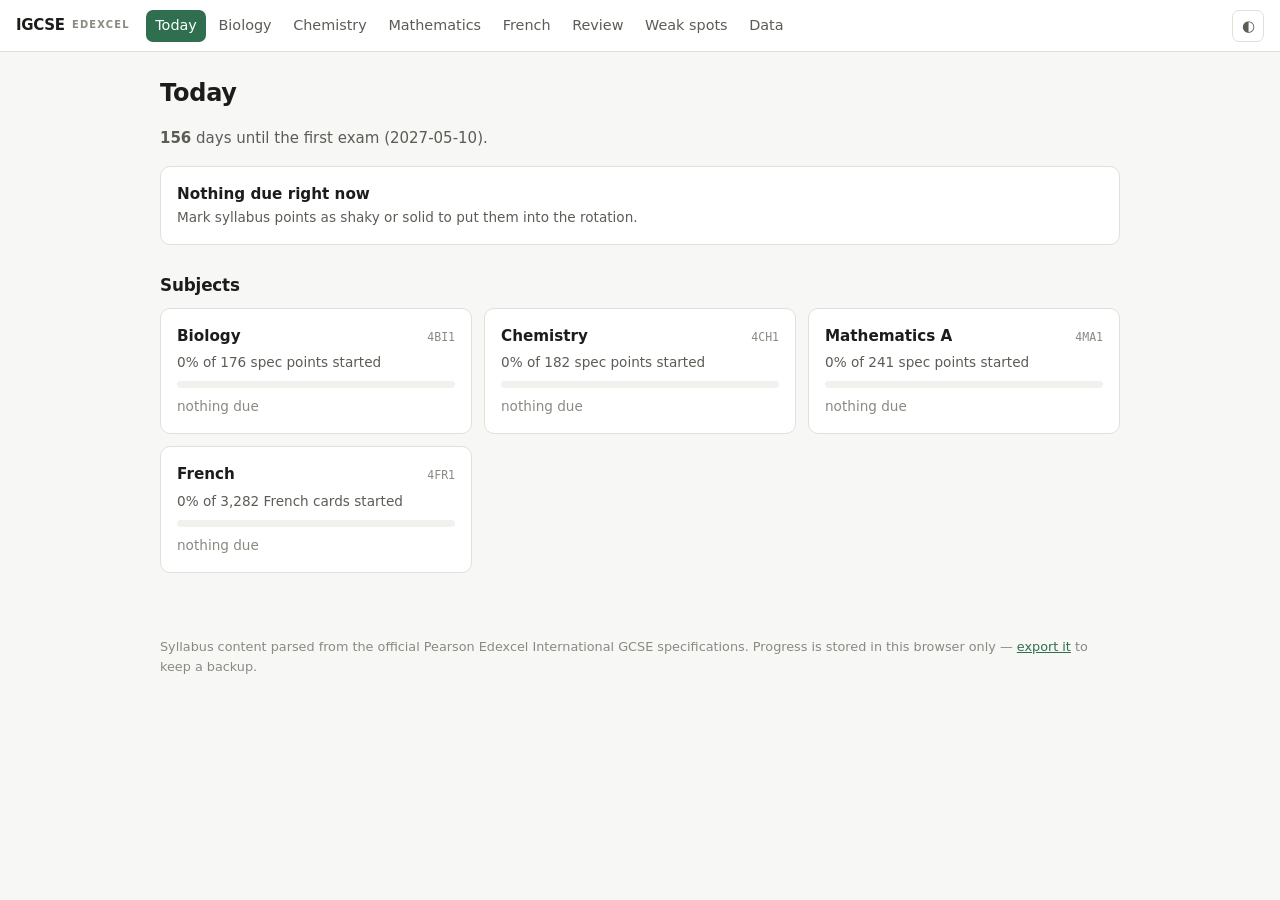
<file: index.html>
<!doctype html>
<html lang="en">
<head>
<meta charset="utf-8">
<meta name="viewport" content="width=device-width, initial-scale=1, viewport-fit=cover">
<title>IGCSE Edexcel Study</title>
<meta name="apple-mobile-web-app-capable" content="yes">
<meta name="apple-mobile-web-app-title" content="IGCSE">
<link rel="apple-touch-icon" href="assets/icon-180.png">
<link rel="icon" href="data:image/svg+xml,%3Csvg xmlns=%27http://www.w3.org/2000/svg%27 viewBox=%270 0 32 32%27%3E%3Crect width=%2732%27 height=%2732%27 rx=%277%27 fill=%27%232f6f4f%27/%3E%3Ctext x=%2716%27 y=%2723%27 font-family=%27sans-serif%27 font-size=%2718%27 font-weight=%27bold%27 fill=%27white%27 text-anchor=%27middle%27%3EI%3C/text%3E%3C/svg%3E">
<link rel="stylesheet" href="assets/app.css">
</head>
<body>
<header class="topbar">
  <a class="brand" href="#/today">IGCSE<span>Edexcel</span></a>
  <nav id="nav"></nav>
  <button id="theme-toggle" class="icon-btn" title="Toggle theme" aria-label="Toggle theme">◐</button>
</header>

<main id="view" tabindex="-1"></main>

<footer class="foot">
  Syllabus content parsed from the official Pearson Edexcel International GCSE
  specifications. Progress is stored in this browser only —
  <a href="#/data">export it</a> to keep a backup.
</footer>

<!-- Classic scripts, in dependency order: works from file:// as well as a web server. -->
<script src="data/biology.js"></script>
<script src="data/chemistry.js"></script>
<script src="data/maths.js"></script>
<script src="data/french.js"></script>
<script src="data/french_sentences.js"></script>
<script src="data/french_audio.js"></script>
<script src="data/french_grammar.js"></script>
<script src="data/french_verbs.js"></script>
<script src="assets/match.js"></script>
<script src="assets/speech.js"></script>
<script src="assets/srs.js"></script>
<script src="assets/store.js"></script>
<script src="assets/app.js"></script>
</body>
</html>
</file>
<file: assets/app.css>
/* ---------- tokens ---------- */
:root {
  --bg: #f7f7f5;
  --panel: #ffffff;
  --panel-2: #f1f1ee;
  --ink: #1c1c1a;
  --ink-soft: #5c5c56;
  --ink-faint: #8a8a82;
  --line: #e1e1db;
  --accent: #2f6f4f;
  --accent-ink: #ffffff;
  --shaky: #b8762b;
  --solid: #2f6f4f;
  --danger: #a4352b;
  --radius: 10px;
  --mono: ui-monospace, SFMono-Regular, Menlo, Consolas, monospace;
  --sans: ui-sans-serif, system-ui, -apple-system, "Segoe UI", Roboto, sans-serif;
}
:root[data-theme="dark"], :root:not([data-theme="light"]) {
  color-scheme: light;
}
@media (prefers-color-scheme: dark) {
  :root:not([data-theme="light"]) {
    --bg: #16171a; --panel: #1e2024; --panel-2: #25282d; --ink: #e9e9e4;
    --ink-soft: #a9aca6; --ink-faint: #7b7f79; --line: #32363c;
    --accent: #5fae83; --accent-ink: #10231a; --shaky: #d69a4e; --solid: #5fae83;
    --danger: #e0776a; color-scheme: dark;
  }
}
:root[data-theme="dark"] {
  --bg: #16171a; --panel: #1e2024; --panel-2: #25282d; --ink: #e9e9e4;
  --ink-soft: #a9aca6; --ink-faint: #7b7f79; --line: #32363c;
  --accent: #5fae83; --accent-ink: #10231a; --shaky: #d69a4e; --solid: #5fae83;
  --danger: #e0776a; color-scheme: dark;
}

/* ---------- base ---------- */
* { box-sizing: border-box; }
body {
  margin: 0; background: var(--bg); color: var(--ink);
  font: 15px/1.55 var(--sans);
  -webkit-text-size-adjust: 100%;
}
a { color: var(--accent); }
h1 { font-size: 1.5rem; margin: 0 0 .2em; letter-spacing: -.01em; }
h2 { font-size: 1.05rem; margin: 1.6em 0 .6em; letter-spacing: -.01em; }
h3 { font-size: .95rem; margin: 0; }
.muted { color: var(--ink-soft); }
.faint { color: var(--ink-faint); }
.small { font-size: .85rem; }
.mono { font-family: var(--mono); }

/* ---------- chrome ---------- */
.topbar {
  display: flex; align-items: center; gap: 1rem; flex-wrap: wrap;
  padding: .6rem 1rem; background: var(--panel);
  border-bottom: 1px solid var(--line); position: sticky; top: env(safe-area-inset-top, 0px); z-index: 20;
}
.brand { font-weight: 650; text-decoration: none; color: var(--ink); letter-spacing: -.02em; }
.brand span {
  font: 600 .62rem/1 var(--sans); letter-spacing: .12em; text-transform: uppercase;
  color: var(--ink-faint); margin-left: .45rem; vertical-align: 2px;
}
#nav { display: flex; gap: .15rem; flex-wrap: wrap; margin-right: auto; }
#nav a {
  padding: .3rem .6rem; border-radius: 7px; text-decoration: none;
  color: var(--ink-soft); font-size: .9rem; white-space: nowrap;
}
#nav a:hover { background: var(--panel-2); color: var(--ink); }
#nav a.on { background: var(--accent); color: var(--accent-ink); }
#nav .badge {
  display: inline-block; min-width: 1.15em; padding: 0 .3em; margin-left: .35em;
  border-radius: 999px; background: var(--shaky); color: #fff;
  font: 600 .7rem/1.5 var(--sans); text-align: center;
}
#nav a.on .badge { background: var(--accent-ink); color: var(--accent); }
.icon-btn {
  background: none; border: 1px solid var(--line); color: var(--ink-soft);
  border-radius: 7px; width: 2rem; height: 2rem; cursor: pointer; font-size: .95rem;
}
.icon-btn:hover { background: var(--panel-2); color: var(--ink); }

main { max-width: 62rem; margin: 0 auto; padding: 1.4rem 1rem 4rem; outline: none; }
.foot {
  max-width: 62rem; margin: 0 auto; padding: 0 1rem 3rem;
  color: var(--ink-faint); font-size: .8rem;
}

/* ---------- panels ---------- */
.panel {
  background: var(--panel); border: 1px solid var(--line);
  border-radius: var(--radius); padding: 1rem;
}
.grid { display: grid; gap: .75rem; grid-template-columns: repeat(auto-fit, minmax(15rem, 1fr)); }
.row { display: flex; gap: .5rem; align-items: center; flex-wrap: wrap; }
.spread { display: flex; gap: .75rem; align-items: baseline; justify-content: space-between; }

.subject-card { display: block; text-decoration: none; color: inherit; }
.subject-card:hover { border-color: var(--accent); }
.subject-card .code { font: .72rem/1 var(--mono); color: var(--ink-faint); }

/* ---------- progress ---------- */
.bar { height: 7px; border-radius: 999px; background: var(--panel-2); overflow: hidden; display: flex; }
.bar i { display: block; height: 100%; }
.bar .solid { background: var(--solid); }
.bar .shaky { background: var(--shaky); }
.legend { display: flex; gap: .9rem; font-size: .78rem; color: var(--ink-soft); }
.legend b { font-weight: 600; }
.dot { display: inline-block; width: .55em; height: .55em; border-radius: 50%; margin-right: .35em; }
.dot.solid { background: var(--solid); }
.dot.shaky { background: var(--shaky); }
.dot.new { background: var(--line); }

/* ---------- syllabus tree ---------- */
details.topic { border: 1px solid var(--line); border-radius: var(--radius); background: var(--panel); margin-bottom: .6rem; }
details.topic > summary {
  cursor: pointer; padding: .7rem .9rem; list-style: none; display: flex;
  gap: .75rem; align-items: center;
}
details.topic > summary::-webkit-details-marker { display: none; }
details.topic > summary::before { content: "▸"; color: var(--ink-faint); font-size: .8rem; }
details.topic[open] > summary::before { content: "▾"; }
details.topic > summary .t { font-weight: 600; flex: 1; }
details.topic > summary .n { font-family: var(--mono); font-size: .78rem; color: var(--ink-faint); }
.topic-body { padding: 0 .9rem .8rem; }
.subtopic { border-top: 1px solid var(--line); padding-top: .7rem; margin-top: .7rem; }
.subtopic > h3 { font-size: .88rem; color: var(--ink-soft); margin-bottom: .5rem; }
.subtopic > h3 .tag { margin-left: .4rem; }

.point { display: flex; gap: .6rem; padding: .3rem 0; align-items: flex-start; }
.point .ref {
  font-family: var(--mono); font-size: .74rem; color: var(--ink-faint);
  min-width: 3.4rem; padding-top: .2rem;
}
.point .body { flex: 1; min-width: 0; }
.point .bullets { margin: .2rem 0 0; padding-left: 1.1rem; color: var(--ink-soft); font-size: .88rem; }
.point.is-shaky .body > .txt { color: var(--shaky); }
.point.is-solid .body > .txt { color: var(--ink-faint); }

.tag {
  display: inline-block; padding: 0 .38em; border-radius: 4px; border: 1px solid var(--line);
  font: 600 .66rem/1.5 var(--sans); color: var(--ink-faint); vertical-align: 1px;
  text-transform: uppercase; letter-spacing: .04em;
}
.tag.p2 { color: var(--shaky); border-color: var(--shaky); }
.tag.prac { color: var(--accent); border-color: var(--accent); }
.tag.higher { color: var(--danger); border-color: var(--danger); }

/* ---------- controls ---------- */
.seg { display: inline-flex; border: 1px solid var(--line); border-radius: 7px; overflow: hidden; }
.seg button {
  border: 0; background: var(--panel); color: var(--ink-soft); cursor: pointer;
  padding: .18rem .5rem; font: 600 .74rem/1.6 var(--sans); border-right: 1px solid var(--line);
}
.seg button:last-child { border-right: 0; }
.seg button:hover { background: var(--panel-2); }
.seg button[aria-pressed="true"] { background: var(--accent); color: var(--accent-ink); }
.seg button[aria-pressed="true"].w-shaky { background: var(--shaky); color: #fff; }

button.btn, a.btn {
  display: inline-block; border: 1px solid var(--line); background: var(--panel);
  color: var(--ink); border-radius: 8px; padding: .42rem .8rem; cursor: pointer;
  font: 500 .88rem/1.4 var(--sans); text-decoration: none;
}
button.btn:hover, a.btn:hover { background: var(--panel-2); }
button.btn.primary, a.btn.primary { background: var(--accent); border-color: var(--accent); color: var(--accent-ink); }
button.btn:disabled { opacity: .45; cursor: default; }
select, input[type="text"], input[type="date"], input[type="number"], textarea {
  background: var(--panel); color: var(--ink); border: 1px solid var(--line);
  border-radius: 7px; padding: .35rem .5rem; font: inherit; font-size: .88rem;
}
textarea { width: 100%; font-family: var(--mono); font-size: .78rem; }

/* ---------- review ---------- */
.review { max-width: 42rem; margin: 0 auto; }
.card {
  background: var(--panel); border: 1px solid var(--line); border-radius: var(--radius);
  padding: 1.6rem 1.4rem; min-height: 11rem; display: flex; flex-direction: column;
  justify-content: center; gap: .8rem;
}
.card .prompt { font-size: 1.15rem; line-height: 1.45; }
.card .answer { border-top: 1px dashed var(--line); padding-top: .8rem; }
.grades { display: grid; grid-template-columns: repeat(4, 1fr); gap: .4rem; margin-top: .9rem; }
.grades button { padding: .55rem .3rem; }
.grades button small { display: block; font-weight: 400; color: var(--ink-faint); font-size: .68rem; }
.queue-meter { display: flex; gap: .6rem; align-items: center; margin-bottom: .8rem; }

.vocab-input { width: 100%; font-size: 1.05rem; padding: .55rem .7rem; }
.verdict { font-weight: 600; }
.verdict.ok { color: var(--solid); }
.verdict.no { color: var(--danger); }

kbd {
  font: 600 .72rem/1.4 var(--mono); border: 1px solid var(--line); border-bottom-width: 2px;
  border-radius: 4px; padding: .05em .35em; color: var(--ink-soft); background: var(--panel-2);
}

table.plain { border-collapse: collapse; width: 100%; font-size: .86rem; }
table.plain th, table.plain td { text-align: left; padding: .35rem .6rem .35rem 0; border-bottom: 1px solid var(--line); vertical-align: top; }
table.plain th { color: var(--ink-faint); font-weight: 600; font-size: .76rem; text-transform: uppercase; letter-spacing: .04em; }

.empty { text-align: center; color: var(--ink-soft); padding: 3rem 1rem; }
.empty .big { font-size: 2rem; display: block; margin-bottom: .4rem; }

@media (max-width: 34rem) {
  .point .ref { min-width: 2.8rem; }
  .grades { grid-template-columns: repeat(2, 1fr); }
}

/* ---------- French: sections, answers, verbs ---------- */
.tabs { display: flex; gap: .25rem; flex-wrap: wrap; margin: .4rem 0 1rem; border-bottom: 1px solid var(--line); }
.tabs a {
  padding: .4rem .75rem; text-decoration: none; color: var(--ink-soft); font-size: .9rem;
  border-bottom: 2px solid transparent; margin-bottom: -1px;
}
.tabs a:hover { color: var(--ink); }
.tabs a.on { color: var(--ink); border-bottom-color: var(--accent); font-weight: 600; }

.accents { display: flex; flex-wrap: wrap; gap: .25rem; margin-top: -.3rem; }
.accents button {
  min-width: 2.1rem; padding: .25rem .35rem; border: 1px solid var(--line); border-radius: 6px;
  background: var(--panel-2); color: var(--ink); font: 500 .95rem/1.2 var(--sans); cursor: pointer;
}
.accents button:hover { border-color: var(--accent); }

.blank { display: inline-block; min-width: 4.5em; border-bottom: 2px solid var(--accent); color: transparent; line-height: 1.1; }
.base { color: var(--accent); font-weight: 600; }
.pill {
  display: inline-block; padding: .1rem .55rem; border-radius: 999px; border: 1px solid var(--line);
  background: var(--panel-2); font-size: .82rem; color: var(--ink-soft);
}
.pill.person { border-color: var(--accent); color: var(--accent); font-weight: 600; }

table.conj { border-collapse: collapse; margin-top: .5rem; font-size: .9rem; }
table.conj td { padding: .12rem 0; }

.notes ul { margin: .5rem 0 0; padding-left: 1.2rem; }
.notes li { margin: .3rem 0; }

.topic-list { padding: .2rem .9rem; }
.topic-row {
  display: flex; gap: .75rem; align-items: center; padding: .55rem 0;
  border-bottom: 1px solid var(--line); color: inherit; text-decoration: none;
}
.topic-row:last-child { border-bottom: 0; }
.topic-row:hover .t { color: var(--accent); }
.topic-row .t { flex: 1; font-weight: 550; }
.topic-row .tag { margin-left: .3rem; }

.verb-grid td, .verb-grid th { text-align: center; padding-right: .4rem; }
.verb-grid td:first-child, .verb-grid th:first-child { text-align: left; white-space: nowrap; }
.verb-grid .dot { width: .7em; height: .7em; margin: 0; }

/* ---------- read aloud ---------- */
button.say {
  border: 1px solid var(--line); background: var(--panel-2); color: var(--ink-soft);
  border-radius: 999px; padding: .05rem .45rem; font-size: .85rem; line-height: 1.5;
  cursor: pointer; vertical-align: middle;
}
button.say:hover { border-color: var(--accent); color: var(--ink); }
.prompt > button.say:only-child, .prompt > button.say:first-child { font-size: 1rem; padding: .35rem .9rem; }
.speech-toggle {
  margin-left: auto; align-self: center; border: 1px solid var(--line); background: var(--panel);
  color: var(--ink-soft); border-radius: 999px; padding: .2rem .65rem; font: 500 .8rem/1.4 var(--sans); cursor: pointer;
}
.speech-toggle[aria-pressed="true"] { border-color: var(--accent); color: var(--accent); }
table.conj td + td { padding-left: .5rem; }

/* ---------- swipe cards ---------- */
.swipe-wrap { position: relative; }
.card.swipe {
  position: relative; touch-action: pan-y; user-select: none; -webkit-user-select: none; cursor: grab;
  transition: transform .2s ease, opacity .2s ease; min-height: 14rem;
}
.card.swipe.dragging { transition: none; cursor: grabbing; }
.card.swipe.fly-right { transform: translateX(130%) rotate(14deg); opacity: 0; }
.card.swipe.fly-left { transform: translateX(-130%) rotate(-14deg); opacity: 0; }
.card.swipe.missed { border-color: var(--shaky); }
.card.swipe:focus-visible { outline: 2px solid var(--accent); outline-offset: 2px; }
.swipe-face .prompt { font-size: 1.6rem; }
.swipe-hint { margin-top: auto; text-align: center; }
.stamp {
  position: absolute; top: 1rem; padding: .2rem .6rem; border: 3px solid; border-radius: 8px;
  font: 700 1.05rem/1.2 var(--sans); text-transform: uppercase; letter-spacing: .06em; opacity: 0;
  pointer-events: none; background: var(--panel);
}
.stamp.yes { left: 1rem; color: var(--solid); border-color: var(--solid); transform: rotate(-10deg); }
.stamp.no { right: 1rem; color: var(--danger); border-color: var(--danger); transform: rotate(10deg); }
.swipe-buttons { display: grid; grid-template-columns: 1fr auto 1fr; gap: .5rem; margin-top: .8rem; }
.swipe-buttons .wide { grid-column: 1 / -1; }
.swipe-buttons .btn { padding: .7rem .5rem; font-size: 1rem; }
.swipe-buttons .btn.yes { border-color: var(--solid); color: var(--solid); font-weight: 600; }
.swipe-buttons .btn.no { border-color: var(--danger); color: var(--danger); font-weight: 600; }
.example { margin-top: .8rem; padding-top: .6rem; border-top: 1px dashed var(--line); }
@media (prefers-reduced-motion: reduce) { .card.swipe { transition: none; } }

/* Long option labels (theme names) must not widen the page on phones. */
select { max-width: 100%; text-overflow: ellipsis; }

/* On phones the wrapped nav would eat a third of the screen if it stuck. */
@media (max-width: 40rem) { .topbar { position: static; } }

/* ---------- listen ---------- */
label.check { display: inline-flex; align-items: center; gap: .3rem; }
.listen-player audio { width: 100%; margin: .5rem 0; }
.now-playing { font-weight: 600; min-height: 1.5em; }
ol.transcript { margin: .8rem 0 0; padding-left: 1.6rem; max-height: 26rem; overflow-y: auto; }
ol.transcript li { padding: .35rem .3rem; border-radius: 6px; cursor: pointer; }
ol.transcript li:hover { background: var(--panel-2); }
ol.transcript li.playing { background: var(--panel-2); background: color-mix(in srgb, var(--accent) 16%, var(--panel)); }
</file>
